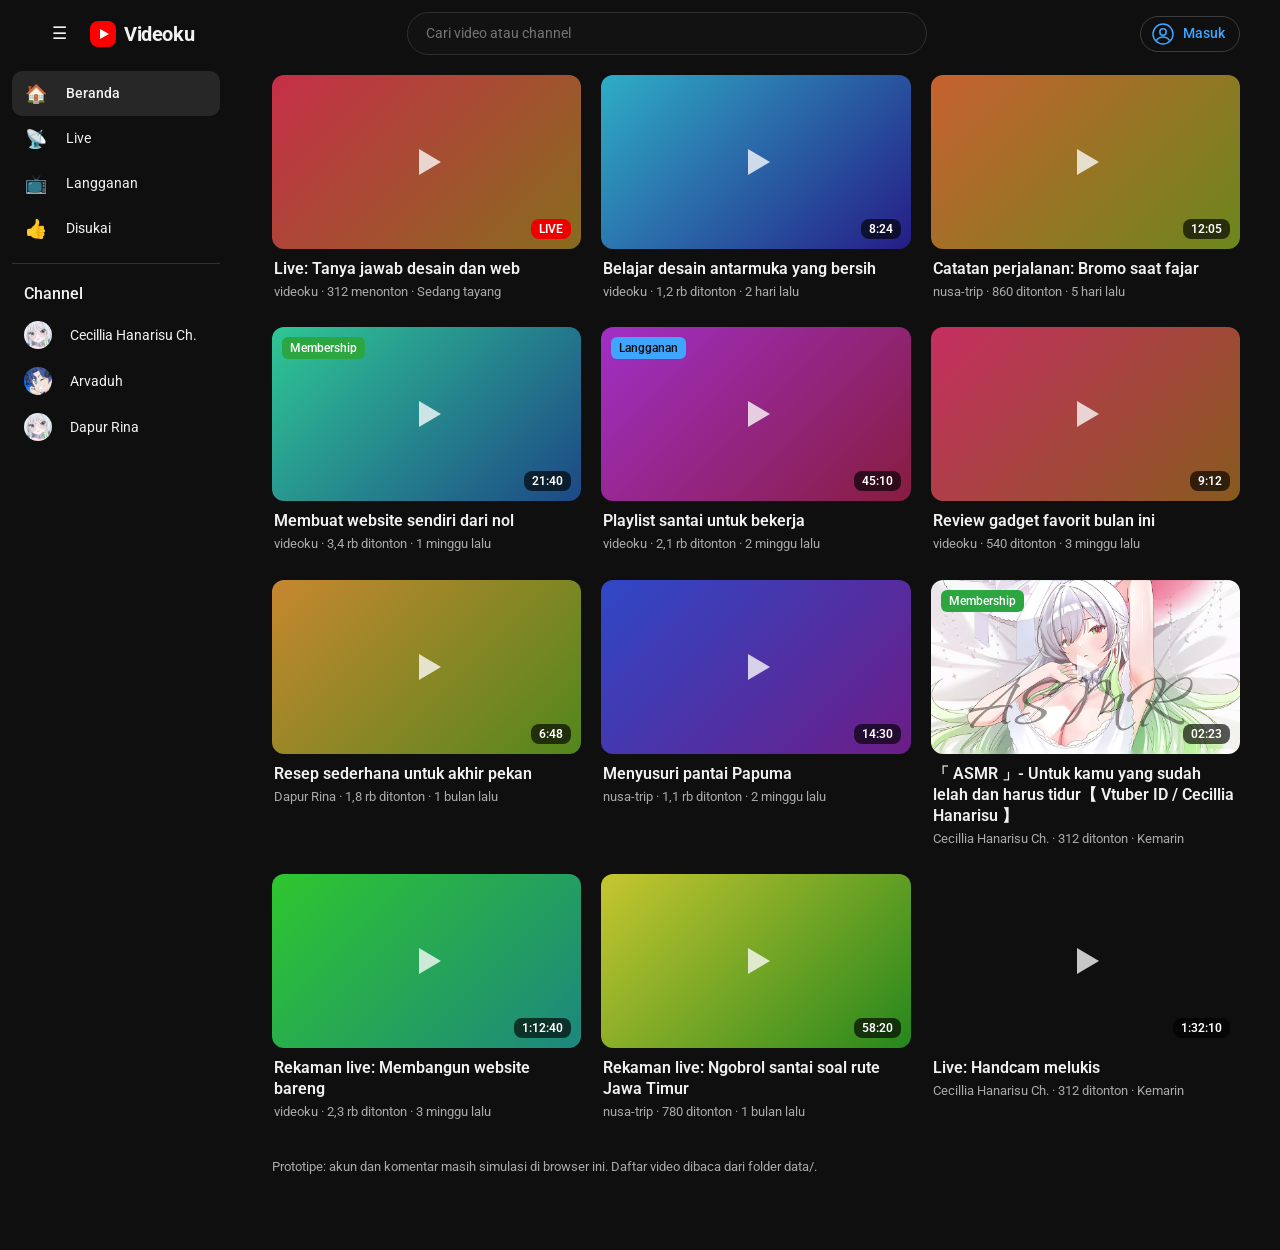
<file: index.html>
<!DOCTYPE html>
<html lang="id">
<head>
<meta charset="utf-8">
<meta name="color-scheme" content="dark">
<meta name="theme-color" content="#0f0f0f">
<meta name="viewport" content="width=device-width, initial-scale=1, viewport-fit=cover">
<title>Videoku</title>
<link rel="preconnect" href="https://fonts.googleapis.com">
<link href="https://fonts.googleapis.com/css2?family=Roboto:wght@400;500;700&display=swap" rel="stylesheet">
<link rel="stylesheet" href="css/style.css">
</head>
<body>
<header>
  <button class="ico flat" id="menu" aria-label="Menu">☰</button>
  <a class="logo" href="#home"><i></i>Videoku</a>
  <div class="search"><input id="q" type="search" placeholder="Cari video atau channel" aria-label="Cari video atau channel" autocomplete="off"><div class="sug" id="sug" hidden></div></div>
  <div id="acct"></div>
</header>
<div class="shell">
  <nav class="nav" id="nav" aria-label="Menu utama"></nav>
  <div class="scrim" id="scrim"></div>
  <main id="app"></main>
</div>

<dialog id="dAuth">
  <h3 id="aTitle">Masuk ke Videoku</h3>
  <p id="aSub">Masuk dengan email dan kata sandimu.</p>
  <form id="aForm" novalidate>
    <input type="text" id="aName" placeholder="Nama" maxlength="30" autocomplete="name" hidden>
    <input type="email" id="aEmail" placeholder="Email" autocomplete="email">
    <input type="password" id="aPass" placeholder="Kata sandi (minimal 8 karakter)" autocomplete="current-password">
    <div class="err" id="aErr" role="alert"></div>
    <div class="row"><button class="btn pri" type="submit" id="aGo">Masuk</button><button class="btn" type="button" id="aCancel">Batal</button></div>
  </form>
  <p class="swap"><span id="aAsk">Belum punya akun?</span> <button type="button" class="link" id="aSwap">Daftar</button></p>
</dialog>


<script src="js/common.js"></script>
<script src="js/script.js"></script>
</body>
</html>
</file>
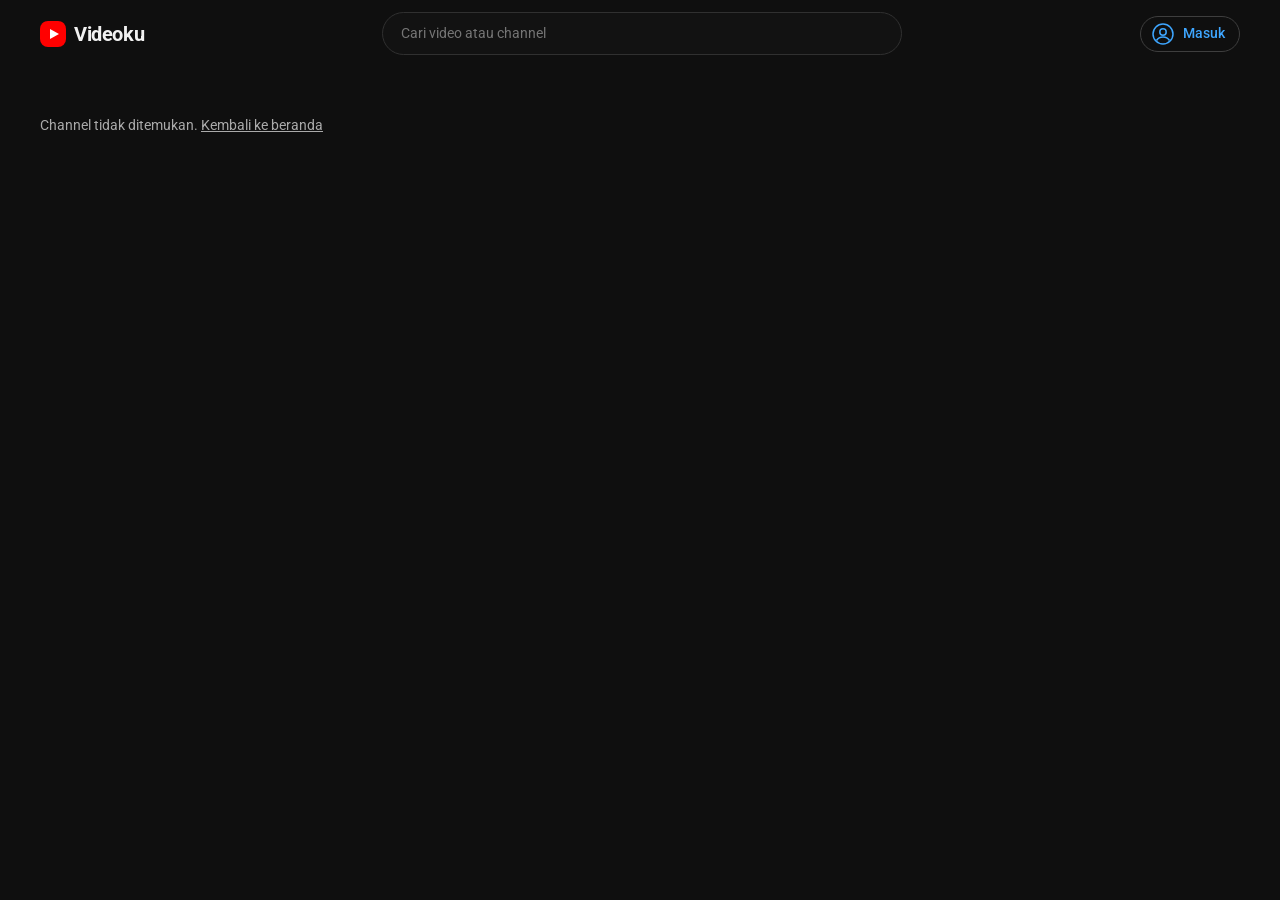
<file: channel.html>
<!DOCTYPE html>
<html lang="id">
<head>
<meta charset="utf-8">
<meta name="color-scheme" content="dark">
<meta name="theme-color" content="#0f0f0f">
<meta name="viewport" content="width=device-width, initial-scale=1, viewport-fit=cover">
<title>Videoku</title>
<link rel="preconnect" href="https://fonts.googleapis.com">
<link href="https://fonts.googleapis.com/css2?family=Roboto:wght@400;500;700&display=swap" rel="stylesheet">
<link rel="stylesheet" href="css/style.css">
</head>
<body>
<header>
  <a class="logo" href="index.html"><i></i>Videoku</a>
  <div class="search"><input id="q" type="search" placeholder="Cari video atau channel" aria-label="Cari video atau channel" autocomplete="off"><div class="sug" id="sug" hidden></div></div>
  <div id="acct"></div>
</header>
<main id="app"></main>

<dialog id="dAuth">
  <h3 id="aTitle">Masuk ke Videoku</h3>
  <p id="aSub">Masuk dengan email dan kata sandimu.</p>
  <form id="aForm" novalidate>
    <input type="text" id="aName" placeholder="Nama" maxlength="30" autocomplete="name" hidden>
    <input type="email" id="aEmail" placeholder="Email" autocomplete="email">
    <input type="password" id="aPass" placeholder="Kata sandi (minimal 8 karakter)" autocomplete="current-password">
    <div class="err" id="aErr" role="alert"></div>
    <div class="row"><button class="btn pri" type="submit" id="aGo">Masuk</button><button class="btn" type="button" id="aCancel">Batal</button></div>
  </form>
  <p class="swap"><span id="aAsk">Belum punya akun?</span> <button type="button" class="link" id="aSwap">Daftar</button></p>
</dialog>


<script src="js/common.js"></script>
<script src="js/channel.js"></script>
</body>
</html>
</file>
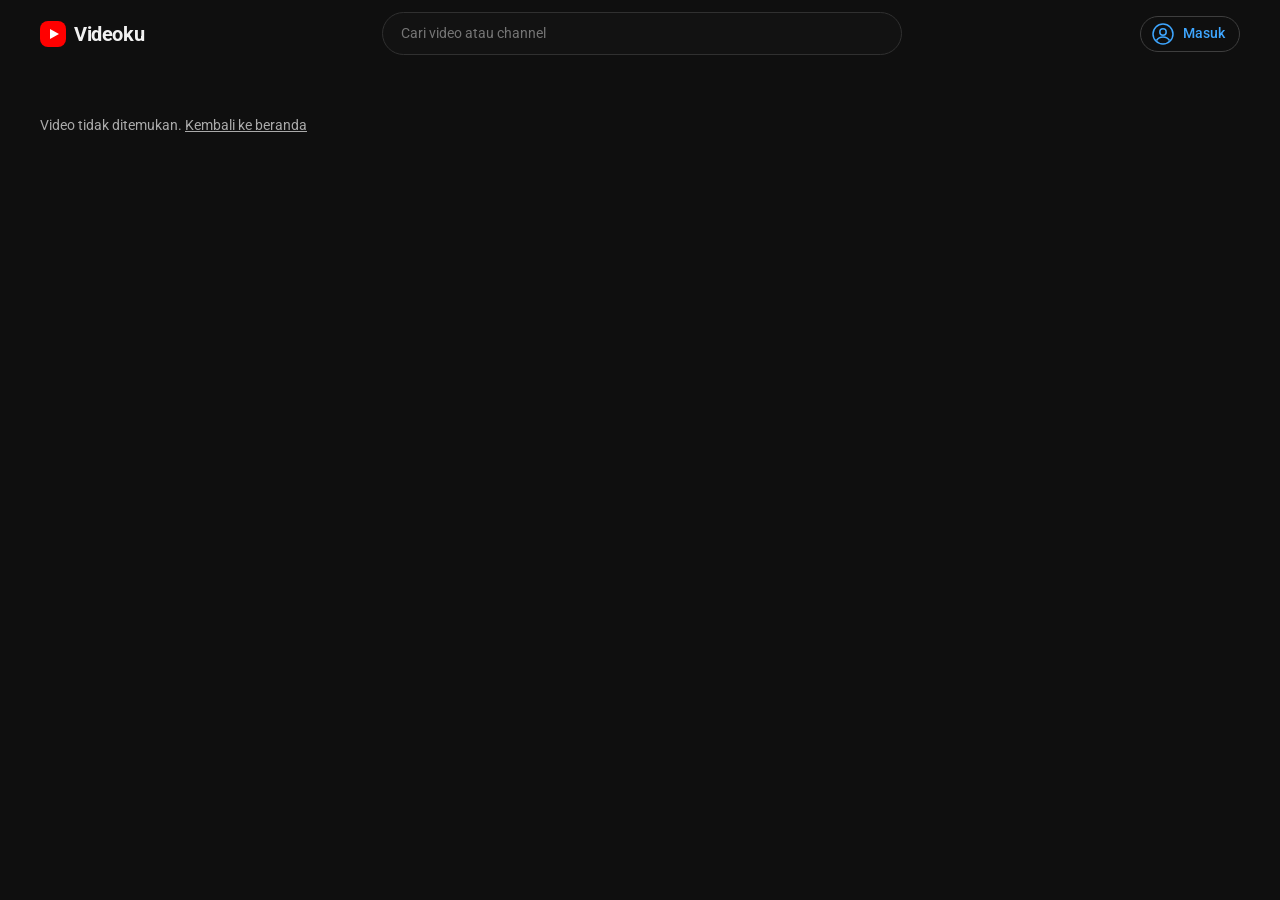
<file: post.html>
<!DOCTYPE html>
<html lang="id">
<head>
<meta charset="utf-8">
<meta name="color-scheme" content="dark">
<meta name="theme-color" content="#0f0f0f">
<meta name="viewport" content="width=device-width, initial-scale=1, viewport-fit=cover">
<title>Videoku</title>
<link rel="preconnect" href="https://fonts.googleapis.com">
<link href="https://fonts.googleapis.com/css2?family=Roboto:wght@400;500;700&display=swap" rel="stylesheet">
<link rel="stylesheet" href="css/style.css">
</head>
<body>
<header>
  <a class="logo" href="index.html"><i></i>Videoku</a>
  <div class="search"><input id="q" type="search" placeholder="Cari video atau channel" aria-label="Cari video atau channel" autocomplete="off"><div class="sug" id="sug" hidden></div></div>
  <div id="acct"></div>
</header>
<main id="app"></main>

<dialog id="dAuth">
  <h3 id="aTitle">Masuk ke Videoku</h3>
  <p id="aSub">Masuk dengan email dan kata sandimu.</p>
  <form id="aForm" novalidate>
    <input type="text" id="aName" placeholder="Nama" maxlength="30" autocomplete="name" hidden>
    <input type="email" id="aEmail" placeholder="Email" autocomplete="email">
    <input type="password" id="aPass" placeholder="Kata sandi (minimal 8 karakter)" autocomplete="current-password">
    <div class="err" id="aErr" role="alert"></div>
    <div class="row"><button class="btn pri" type="submit" id="aGo">Masuk</button><button class="btn" type="button" id="aCancel">Batal</button></div>
  </form>
  <p class="swap"><span id="aAsk">Belum punya akun?</span> <button type="button" class="link" id="aSwap">Daftar</button></p>
</dialog>


<script src="js/common.js"></script>
<script src="js/post.js"></script>
</body>
</html>
</file>
<file: css/style.css>
:root{--bg:#0f0f0f;--surface:#121212;--soft:#272727;--line:#303030;--text:#f1f1f1;--muted:#aaa;--accent:#f1f1f1;--accent-t:#0f0f0f;--link:#3ea6ff;--brand:#f00;--danger:#ff6b6b;
color-scheme:dark;box-sizing:border-box;padding-top:env(safe-area-inset-top,0px);padding-bottom:env(safe-area-inset-bottom,0px)}
html{scroll-padding-top:env(safe-area-inset-top,0px)}
*{box-sizing:border-box}
body{margin:0;background:var(--bg);color:var(--text);font:400 14px/1.5 Roboto,Arial,sans-serif}
body::before{content:"";position:fixed;inset:0 0 auto;height:env(safe-area-inset-top,0px);background:var(--bg);z-index:10}
button,input{font:inherit;color:inherit}
button{cursor:pointer;border:0}
:focus-visible{outline:2px solid var(--accent);outline-offset:2px}
header{position:sticky;top:env(safe-area-inset-top,0px);z-index:5;display:flex;align-items:center;gap:12px;padding:12px clamp(14px,4vw,40px);background:var(--bg)}
.logo{font-weight:700;font-size:20px;letter-spacing:-.02em;color:var(--text);text-decoration:none;display:flex;align-items:center;gap:8px}
.logo i{width:26px;height:26px;border-radius:8px;background:var(--brand);display:inline-grid;place-items:center}
.logo i::after{content:"";border-left:9px solid #fff;border-top:5.5px solid transparent;border-bottom:5.5px solid transparent;margin-left:2px}
.search{flex:1;max-width:520px;margin:0 auto}
.search input{width:100%;padding:10px 18px;border-radius:999px;border:1px solid var(--line);background:var(--surface)}
.btn{padding:9px 16px;border-radius:999px;background:var(--soft);font-weight:600}
.btn.pri{background:var(--accent);color:var(--accent-t)}
.btn.sm{padding:5px 10px;font-size:13px}
.btn.del{color:var(--danger);background:none;padding:2px 6px;font-size:13px}
.ico{width:38px;height:38px;border-radius:50%;background:var(--soft);display:grid;place-items:center;font-size:17px}
.me{display:flex;align-items:center;gap:8px;font-weight:600}
.av{width:32px;height:32px;border-radius:50%;background:var(--link);color:var(--accent-t);display:grid;place-items:center;font-weight:800;font-size:14px;flex:none}
.tag{font-size:12px;background:var(--soft);color:var(--muted);padding:2px 8px;border-radius:999px;font-weight:600}
main{padding:8px clamp(14px,4vw,40px) 60px;max-width:1400px;margin:0 auto}
h1{font-size:clamp(24px,4vw,34px);letter-spacing:-.03em;margin:12px 0 18px;font-weight:800}
.grid{display:grid;grid-template-columns:repeat(auto-fill,minmax(260px,1fr));gap:26px 20px}
.vid{text-decoration:none;color:inherit;display:block}
.th{aspect-ratio:16/9;border-radius:12px;position:relative;overflow:hidden;display:grid;place-items:center;transition:transform .2s}
.vid:hover .th{transform:scale(1.02)}
.th::after{content:"";border-left:22px solid rgba(255,255,255,.9);border-top:13px solid transparent;border-bottom:13px solid transparent;margin-left:6px;opacity:.85}
.dur{position:absolute;right:10px;bottom:10px;background:rgba(0,0,0,.65);color:#fff;font-size:12px;font-weight:600;padding:1px 8px;border-radius:8px}
.vid h3{margin:10px 2px 2px;font-size:15.5px;line-height:1.35;font-weight:600}
.meta{margin:0 2px;color:var(--muted);font-size:13px}
.watch{display:grid;grid-template-columns:minmax(0,1fr) 340px;gap:32px}
@media(max-width:900px){.watch{grid-template-columns:1fr}}
.player{aspect-ratio:16/9;border-radius:12px;overflow:hidden;background:#000;display:grid;place-items:center;color:#fff;text-align:center;padding:20px}
.player video{width:100%;height:100%;display:block}
.player iframe{width:100%;height:100%;border:0;display:block}
.player:has(iframe){padding:0}
.srv{display:flex;flex-wrap:wrap;align-items:center;gap:8px;margin:10px 0 0}
.srv span{font-size:14px;opacity:.8}
.player p{margin:4px 0 0;opacity:.85;font-size:14px;max-width:340px}
.watch h2{font-size:22px;letter-spacing:-.02em;margin:16px 0 4px}
.cm{margin-top:26px}
.cm h4{font-size:17px;margin:0 0 14px}
.cform{display:flex;gap:10px;align-items:center;margin-bottom:20px}
.cform input{flex:1;padding:10px 16px;border-radius:999px;border:1px solid var(--line);background:var(--surface)}
.c{display:flex;gap:12px;margin-bottom:16px}
.c b{font-size:13.5px}
.c p{margin:2px 0 0;overflow-wrap:anywhere}
.side{display:flex;flex-direction:column;gap:18px}
.side .vid{display:flex;gap:12px}
.side .th{width:150px;flex:none;border-radius:12px}
.side .th::after{border-left-width:14px;border-top-width:8px;border-bottom-width:8px;margin-left:4px}
.side h3{margin:0 0 2px;font-size:14px}
.note{margin-top:36px;color:var(--muted);font-size:13px;max-width:560px}
.empty{color:var(--muted);padding:40px 0}
dialog{border:0;border-radius:12px;background:#212121;color:var(--text);padding:26px;width:min(420px,92vw)}
dialog::backdrop{background:rgba(0,0,0,.45)}
dialog h3{margin:0 0 6px;font-size:20px;letter-spacing:-.02em}
dialog p{margin:0 0 14px;color:var(--muted);font-size:14px}
dialog input[type=text]{width:100%;padding:11px 14px;border-radius:12px;border:1px solid var(--line);background:var(--bg);margin-bottom:12px}
dialog input[type=file]{width:100%;margin-bottom:14px}
.row{display:flex;gap:10px;flex-wrap:wrap}
dialog input[type=email],dialog input[type=password]{width:100%;padding:11px 14px;border-radius:12px;border:1px solid var(--line);background:var(--bg);margin-bottom:12px}
.err{color:var(--danger);font-size:13px;min-height:18px;margin:-4px 0 10px}
.swap{margin:16px 0 0;font-size:14px}
.link{background:none;color:var(--link);font-weight:600;padding:0;text-decoration:underline}
.lk{color:inherit;text-decoration:none;display:block}
.ch{color:inherit;text-decoration:none}
.ch:hover{color:var(--text);text-decoration:underline}
.chips{display:flex;gap:8px;flex-wrap:wrap;margin:6px 0 22px}
.chip{padding:6px 14px;border-radius:8px;background:var(--soft);color:var(--text);text-decoration:none;font-weight:500;font-size:14px}
.chip.on{background:var(--text);color:var(--bg)}
.chhead{display:flex;align-items:center;gap:18px;margin:6px 0 26px}
.chhead h1{margin:0;font-size:24px}
.av.big{width:72px;height:72px;font-size:30px}
.chrow{display:flex;align-items:center;gap:10px;margin:14px 0;color:inherit;text-decoration:none;font-weight:500}
.pw{display:grid;grid-template-columns:minmax(0,1fr) 400px;gap:24px}
@media(max-width:1000px){.pw{grid-template-columns:1fr}}
.ptitle{font-size:20px;font-weight:700;margin:12px 0 8px;letter-spacing:0}
.prow{display:flex;flex-wrap:wrap;gap:12px 24px;align-items:center;justify-content:space-between}
.pch{display:flex;align-items:center;gap:12px}
.pch .av{width:40px;height:40px;font-size:17px}
.pch .chname{font-weight:500;font-size:16px;color:var(--text);text-decoration:none}
.pch .btn{margin-left:12px}
.pact{display:flex;gap:8px;flex-wrap:wrap}
.btn.on{background:var(--link);color:var(--accent-t)}
.desc{background:var(--soft);border-radius:12px;padding:12px 14px;margin-top:14px}
.desc p{margin:6px 0 0;white-space:pre-line}
a.av{text-decoration:none}
.pmain .meta{margin:0}
.cbanner{height:clamp(110px,18vw,200px);border-radius:12px}
.chead2{display:flex;align-items:center;gap:20px;margin:18px 0 6px;flex-wrap:wrap}
.av.huge{width:88px;height:88px;font-size:38px}
.cinfo{flex:1;min-width:200px}
.cinfo h1{margin:0 0 4px;font-size:26px}
.cinfo .meta{margin:0 0 2px}
.tabs{display:flex;gap:4px;border-bottom:1px solid var(--line);margin:14px 0 20px;overflow-x:auto}
.tab{padding:12px 18px;color:var(--muted);text-decoration:none;font-weight:500;border-bottom:2px solid transparent;white-space:nowrap}
.tab.on{color:var(--text);border-bottom-color:var(--text)}
.sec{font-size:18px;font-weight:700;margin:22px 0 14px}
.dur.live{background:#e00;color:#fff}
.cpost{display:flex;gap:14px;border:1px solid var(--line);border-radius:12px;padding:16px;margin-bottom:14px;max-width:720px}
.cpost p{margin:6px 0;overflow-wrap:anywhere;white-space:pre-line}
.cpost>div:last-child{min-width:0}
.pimg{display:block;max-width:100%;max-height:480px;border-radius:12px;margin:10px 0;object-fit:cover}
.search{position:relative}
.sug{position:absolute;left:0;right:0;top:calc(100% + 6px);background:#212121;border-radius:12px;padding:8px 0;z-index:20;box-shadow:0 8px 24px rgba(0,0,0,.5)}
.si{display:flex;align-items:center;gap:12px;padding:8px 16px;color:var(--text);text-decoration:none}
.si:hover{background:#3d3d3d}
.si .meta{font-size:12px;margin:0}
.mi{width:28px;text-align:center;flex:none;color:var(--muted)}
.av.sm{width:28px;height:28px;font-size:12px}
.chres{display:flex;gap:16px;align-items:center;padding:8px 0;color:inherit;text-decoration:none;max-width:720px}
.chres .meta{margin:0}
.shell{display:flex;align-items:flex-start}
.shell main{flex:1;min-width:0;max-width:none;margin:0}
.nav{width:232px;flex:none;position:sticky;top:calc(env(safe-area-inset-top,0px) + 64px);height:calc(100vh - 64px);overflow-y:auto;overflow-x:hidden;padding:4px 12px 24px;transition:width .25s ease,padding .25s ease,opacity .2s ease}
.nav>*{min-width:208px}
.ni{display:flex;align-items:center;gap:18px;padding:9px 12px;border-radius:10px;color:var(--text);text-decoration:none;font-size:14px}
.ni:hover{background:var(--soft)}
.ni.on{background:var(--soft);font-weight:500}
.ic{width:24px;text-align:center;font-size:18px}
.nn{flex:1;overflow:hidden;text-overflow:ellipsis;white-space:nowrap}
.nsep{border:0;border-top:1px solid var(--line);margin:12px 0}
.nh{padding:6px 12px;font-weight:500;font-size:16px}
.ldot{width:8px;height:8px;border-radius:50%;background:#e00;flex:none}
.ico.flat{background:none}
.ico.flat:hover{background:var(--soft)}
.empty b{color:var(--text);font-size:16px}
.empty p{margin:6px 0 14px}
@media(min-width:901px){.nav-off .nav{width:0;padding-left:0;padding-right:0;opacity:0;visibility:hidden;transition:width .25s ease,padding .25s ease,opacity .2s ease,visibility 0s .25s}}
@media(max-width:900px){
.nav{position:fixed;left:0;top:calc(env(safe-area-inset-top,0px) + 64px);height:calc(100% - 64px);background:var(--bg);z-index:15;box-shadow:8px 0 24px rgba(0,0,0,.5);transform:translateX(-105%);visibility:hidden;transition:transform .25s ease,visibility 0s .25s}
.nav-on .nav{transform:none;visibility:visible;transition-delay:0s}
.scrim{display:block;position:fixed;left:0;right:0;bottom:0;top:calc(env(safe-area-inset-top,0px) + 64px);background:rgba(0,0,0,.55);opacity:0;visibility:hidden;transition:opacity .25s ease,visibility 0s .25s;z-index:14}
.nav-on .scrim{opacity:1;visibility:visible;transition-delay:0s}
}
.scrim{display:none}
@keyframes pop{from{opacity:0;transform:translateY(14px) scale(.97)}to{opacity:1;transform:none}}
@keyframes popout{to{opacity:0;transform:translateY(8px) scale(.98)}}
@keyframes fade{from{opacity:0}to{opacity:1}}
@keyframes fadeout{to{opacity:0}}
dialog[open]{animation:pop .22s ease}
dialog[open]::backdrop{animation:fade .22s ease}
dialog.closing{animation:popout .16s ease forwards}
dialog.closing::backdrop{animation:fadeout .16s ease forwards}
.acbtn{display:flex;align-items:center;gap:8px;padding:5px 14px 5px 10px;border-radius:999px;border:1px solid #3e3e3e;background:none;color:var(--link);font-weight:500;transition:background .15s}
.acbtn:hover{background:rgba(62,166,255,.12)}
.acwrap{position:relative}
.avb{background:none;padding:0;border-radius:50%;display:block}
.acm{position:absolute;right:0;top:calc(100% + 8px);min-width:250px;background:#282828;border-radius:12px;padding:0 0 8px;z-index:30;box-shadow:0 8px 24px rgba(0,0,0,.5);opacity:0;transform:translateY(-6px) scale(.97);transform-origin:top right;visibility:hidden;transition:opacity .15s ease,transform .15s ease,visibility 0s .15s}
.acm.show{opacity:1;transform:none;visibility:visible;transition-delay:0s}
.acu{display:flex;align-items:center;gap:12px;padding:14px 16px;border-bottom:1px solid var(--line);margin-bottom:8px}
.acu .av{width:40px;height:40px;font-size:17px}
.acu .meta{margin:0}
.aci{display:block;width:100%;text-align:left;background:none;padding:10px 16px;color:var(--text)}
.aci:hover{background:#3d3d3d}
.av.huge{width:128px;height:128px;font-size:54px}
@media(max-width:600px){.av.huge{width:80px;height:80px;font-size:34px}}
.chead2{align-items:flex-start;gap:24px}
.cinfo{min-width:0}
.cinfo h1{font-size:32px;margin:0 0 6px}
.cdesc{display:flex;max-width:640px;width:100%;text-align:left;background:none;padding:0;color:var(--muted);margin-top:8px}
.cdt{overflow:hidden;text-overflow:ellipsis;white-space:nowrap}
.cmore{flex:none;color:var(--text);font-weight:500;margin-left:4px}
.clink{display:flex;gap:4px;background:none;padding:0;margin-top:8px;color:var(--link);text-align:left;flex-wrap:wrap}
.clink .cn{color:var(--muted)}
.cbtns{margin-top:14px}
#dAbout{width:min(560px,92vw);max-height:82vh;overflow-y:auto}
#dAbout h3{font-size:22px;margin:0 44px 0 0}
.dclose{position:absolute;top:14px;right:14px;width:36px;height:36px;border-radius:50%;background:none;font-size:18px;color:var(--text)}
.dclose:hover{background:var(--soft)}
.dh{font-size:20px;font-weight:700;margin:24px 0 10px}
#dAbout .dtext{color:var(--text);white-space:pre-line;margin:0}
.dlink{display:flex;gap:16px;align-items:center;padding:8px 0;color:inherit;text-decoration:none}
.dlink b{display:block;font-weight:500}
.dlink .u{color:var(--link);font-size:14px;overflow-wrap:anywhere}
.dic{width:28px;text-align:center;font-size:20px;flex:none}
.drow{display:flex;gap:16px;align-items:center;padding:9px 0;overflow-wrap:anywhere}
.dic.brand{width:36px;height:36px;border-radius:50%;display:grid;place-items:center;border:1px solid #3e3e3e}
.dic.brand img{display:block}
.dic.sm{width:22px;height:22px;font-size:14px}
.dic.brand.sm img{width:12px;height:12px}
.clink{align-items:center;gap:8px}
.acc{position:absolute;left:10px;top:10px;z-index:1;padding:2px 8px;border-radius:6px;font-size:12px;font-weight:500;color:#fff;background:#2ba640}
.acc.langganan{background:#3ea6ff;color:#0f0f0f}
.acc.in{position:static;display:inline-block;margin-top:10px}
.side .acc{left:6px;top:6px;font-size:11px;padding:1px 6px}
.al{color:var(--link);text-decoration:none;overflow-wrap:anywhere}
.al:hover{text-decoration:underline}
.dic.brand svg{display:block;width:30px;height:30px}
.dic.brand.sm svg{width:20px;height:20px}
.dic.brand.pic{background:none;border:0;overflow:hidden}
.dic.brand.pic img,.dic.brand.pic.sm img{width:100%;height:100%;object-fit:cover;border-radius:50%}
@media(prefers-reduced-motion:reduce){.nav,.scrim,.acm,.acbtn{transition:none!important}dialog,dialog::backdrop{animation:none!important}}
.errbox{margin:8px clamp(14px,4vw,40px);padding:10px 14px;border-radius:12px;background:#3b1d1d;color:#ffb4ab;font-size:13px;overflow-wrap:anywhere}
.errbox[hidden]{display:none}
@media(prefers-reduced-motion:reduce){.th{transition:none}}
/* deskripsi video: ikon platform + baris rapi seperti YouTube */
.desc p{line-height:1.7;overflow-wrap:anywhere}
.desc .dic.brand.sm,.dtext .dic.brand.sm,.cpost .dic.brand.sm{display:inline-grid;vertical-align:-6px;margin-right:8px}
.cpost .acc.in{display:table;margin:6px 0 0}
</file>
